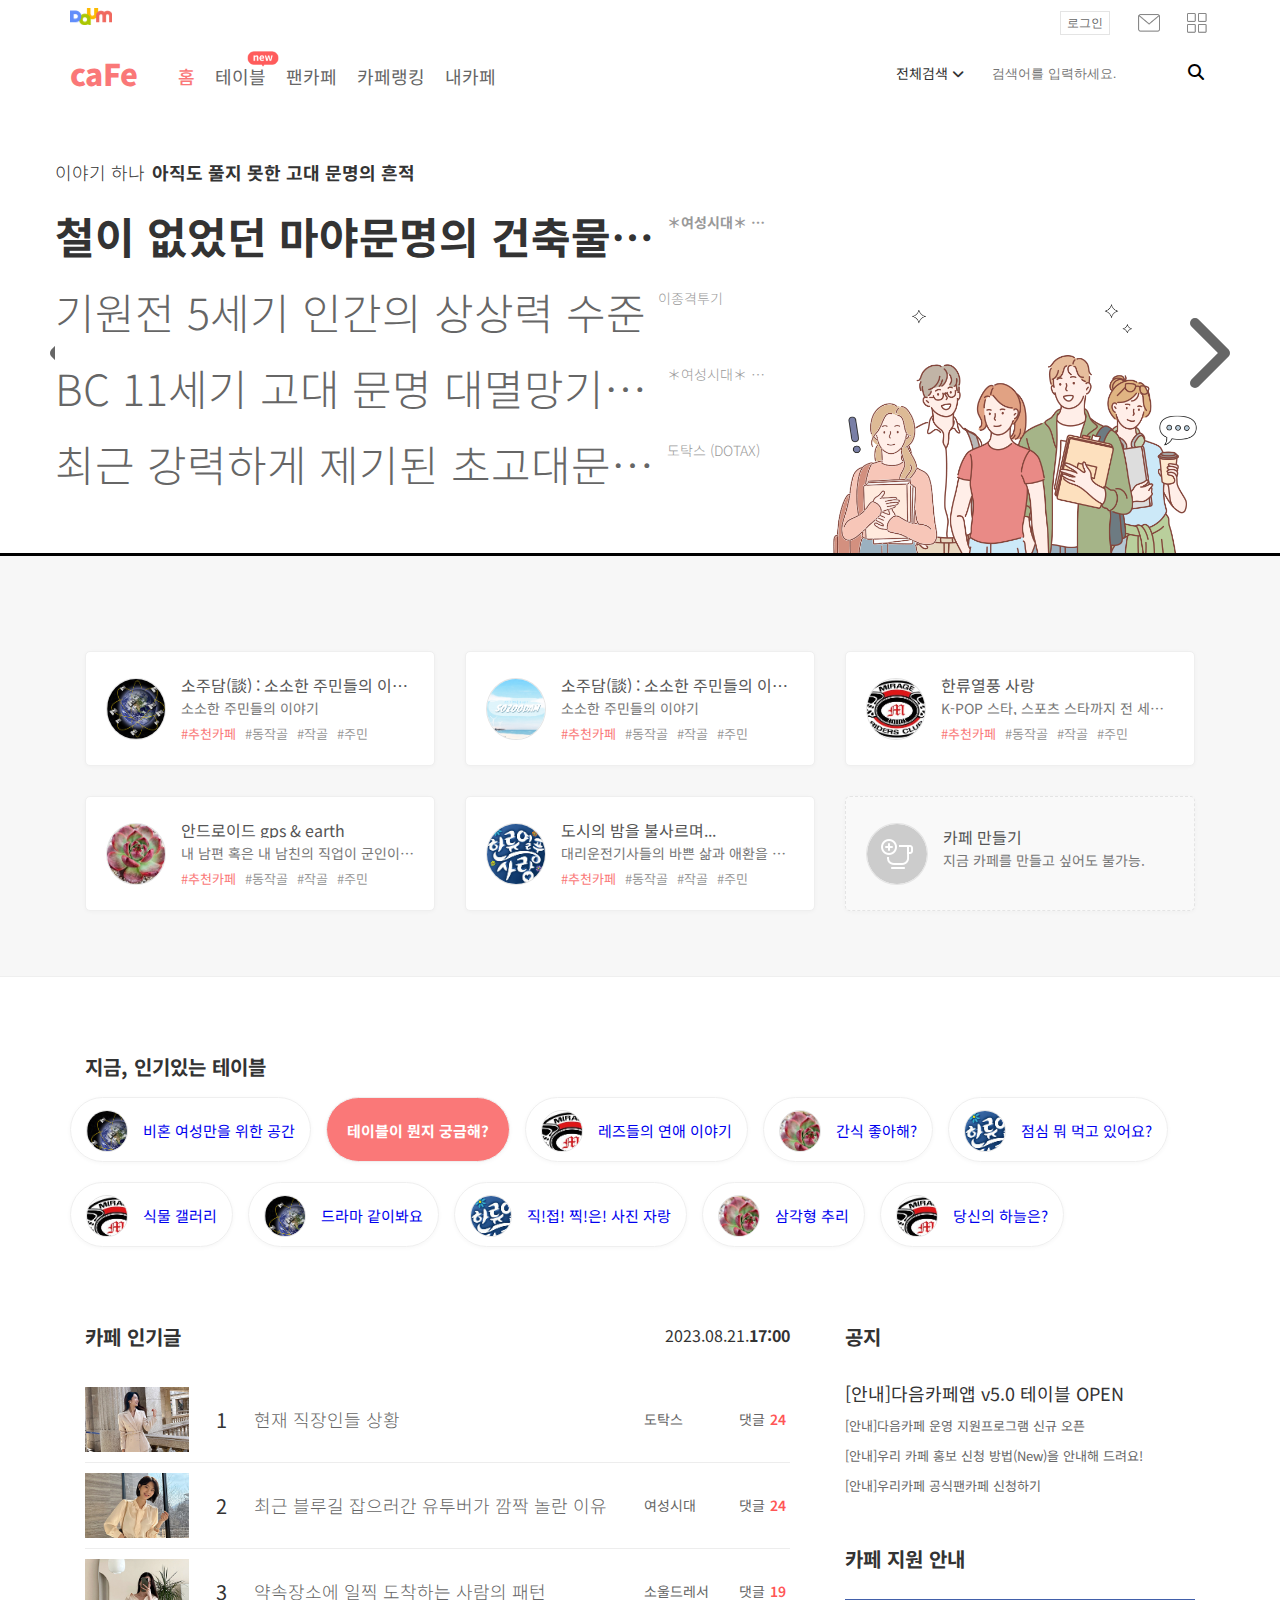
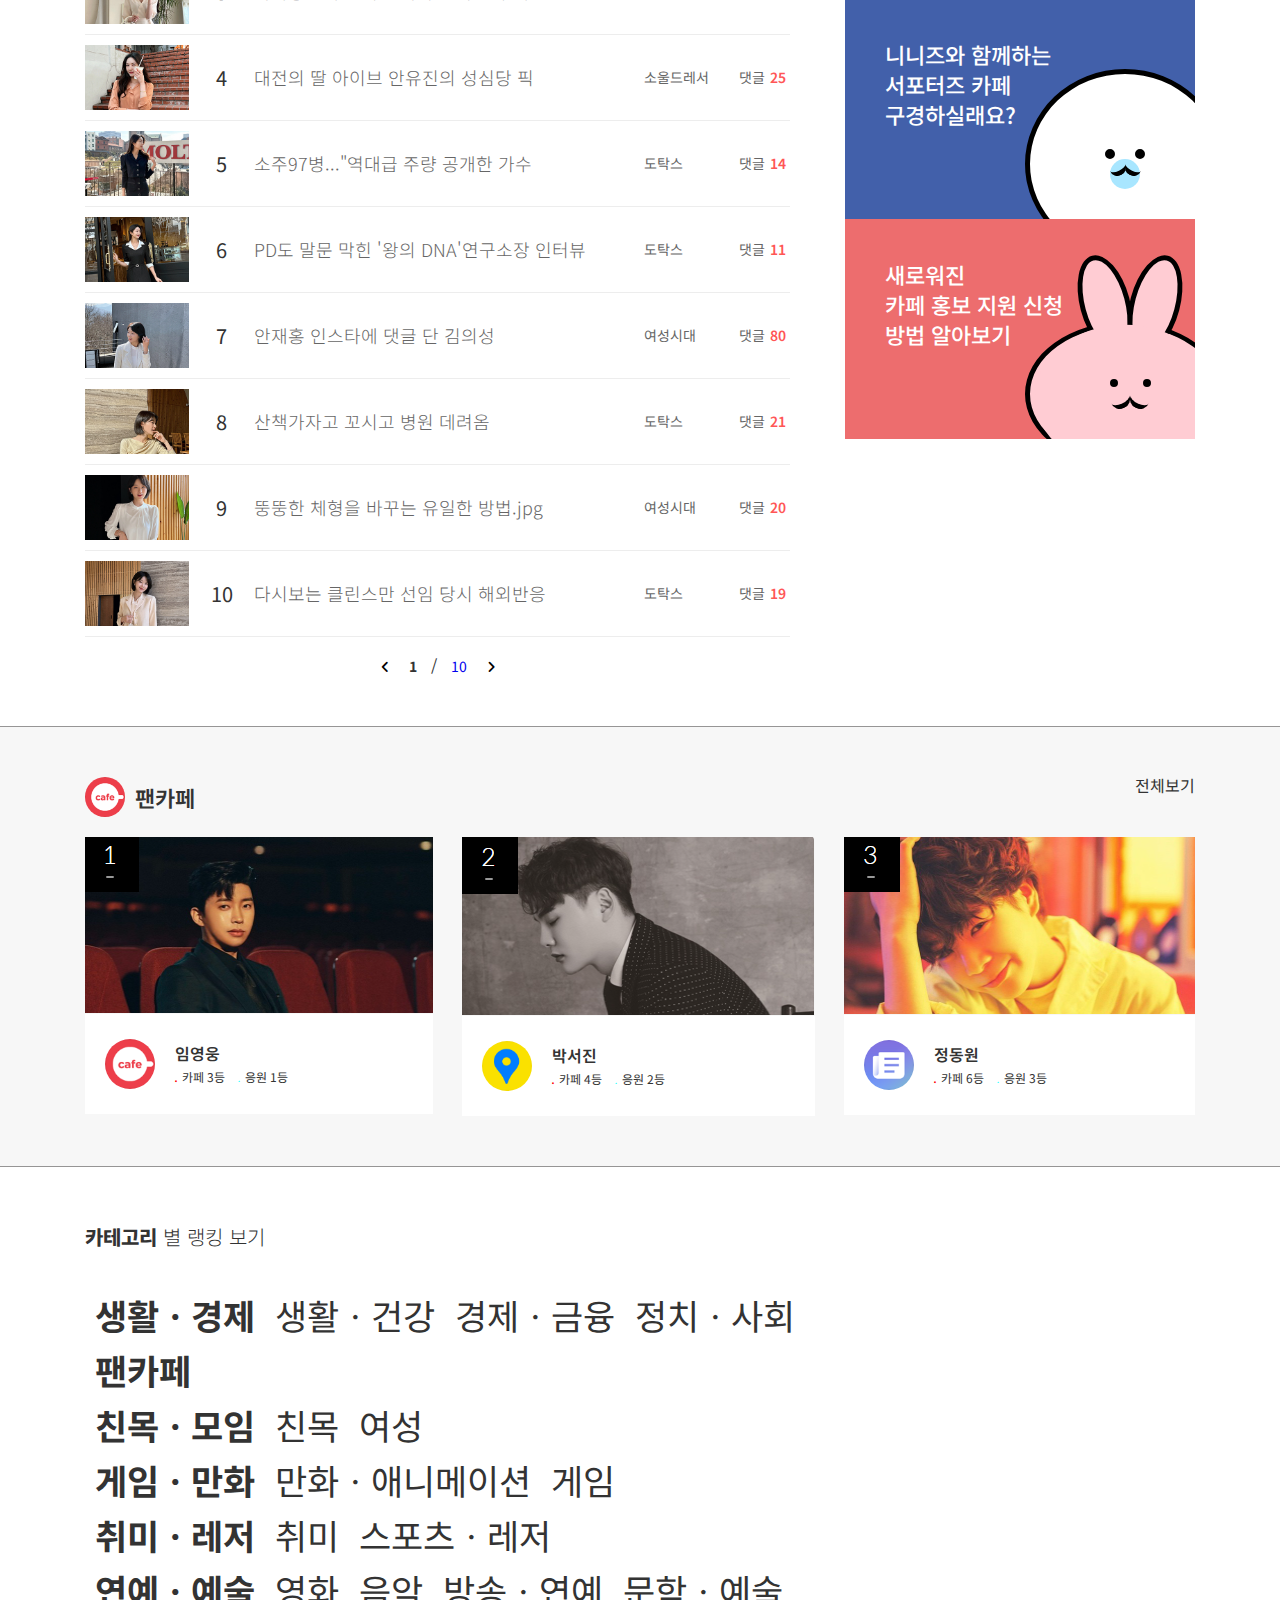
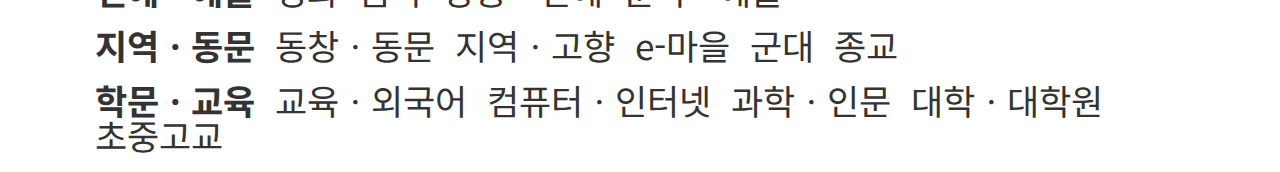
<file: daum/index.html>
<!DOCTYPE html>
<html lang="ko">

<head>
   <meta charset="UTF-8">
   <meta name="viewport" content="width=device-width, initial-scale=1.0">
   <title>Cafe Clone</title>
   <link rel="stylesheet" href="css/style.css">
   <script src="js/jquery.js"></script>
   <script src="js/script.js"></script>
</head>

<body>
   <!-- header 디자인을 완성 하세요. -->
   <header>
      <div class="container nav-top">
         <div class="row justify-content-between">
            <div class="small-logo"><a href="#"></a></div>
            <div class="top-right-nav">
               <button type="button" class="btn-login d-inline-block">로그인</button>
               <a href="#" class="small-email d-inline-block"></a>
               <div class="small-list d-inline-block">
                  <div class="small-navbox">
                     <!-- 말풍선 백그라운드 표시 -->
                     <div class="malpoongsun"></div>

                     <!-- 보더가 1인 외곽선 박스 -->
                     <div class="small-in-navbox">

                        <!-- 상단 아이콘 그룹 크기 가로세로 36 -->
                        <div class="small-top-icon">
                           <div class="d-flex">
                              <div class="col-3">
                                 <a href="#"><img src="images/ic_cafe.png" alt="cafe"></a>
                                 <p class="text-center"><a href="#">카페</a></p>
                              </div>
                              <div class="col-3">
                                 <a href="#"><img src="images/ic_news.png" alt="news"></a>
                                 <p class="text-center"><a href="#">뉴스</a></p>
                              </div>
                              <div class="col-3">
                                 <a href="#"><img src="images/ic_map.png" alt="map"></a>
                                 <p class="text-center"><a href="#">지도</a></p>
                              </div>
                              <div class="col-3">
                                 <a href="#"><img src="images/ic_shopping.png" alt="shopping"></a>
                                 <p class="text-center"><a href="#">쇼핑</a></p>
                              </div>
                           </div>
                        </div><!--/small-top-icon-->
                        <ul class="small-top-list d-flex">
                           <li>
                              <a href="#">블로그</a>
                              <a href="#">티스토리</a>
                              <a href="#">카카오TV</a>
                              <a href="#">브런치</a>
                              <a href="#">게임</a>
                           </li>
                           <li>
                              <a href="#">스포츠</a>
                              <a href="#">연예</a>
                              <a href="#">영화</a>
                              <a href="#">웹툰</a>
                              <a href="#">멜론</a>
                           </li>
                           <li>
                              <a href="#">어학사전</a>
                              <a href="#">번역</a>
                              <a href="#">단어장</a>
                              <a href="#">맞춤법검사</a>
                              <a href="#">백과사전</a>
                           </li>
                           <li>
                              <a href="#">금융</a>
                              <a href="#">부동산</a>
                              <a href="#">자동차</a>
                              <a href="#">메이커스</a>
                              <a href="#">같이가치</a>
                           </li>
                        </ul>
                        <!-- 전체 보기-->
                        <div class="top-right-all text-center">
                           <a href="#">전체보기</a>
                        </div>
                     </div>
                  </div>
               </div>
            </div>
         </div>
      </div>
      <div class="gnb-bar container">
         <a href="#" class="logo">caFe</a>
         <ul class="gnb">
            <li><a href="#" class="active">홈</a></li>
            <li class="table-icon"><a href="#">테이블</a></li>
            <li><a href="#">팬카페</a></li>
            <li><a href="#">카페랭킹</a></li>
            <li><a href="#">내카페</a></li>
         </ul>
         <form name="search" id="search" class="search" method="get">
            <div class="search-select">
               <span>전체검색</span>
               <i class="fa-solid fa-angle-down"></i>
               <ul class="select-value">
                  <li class="active">전체검색</li>
                  <li>통합검색</li>
                  <li>카페검색</li>
                  <li>테이블검색</li>
               </ul>
            </div>
            <input type="text" class="search-form" placeholder="검색어를 입력하세요.">
            <button class="search-btn"><i class="fa-solid fa-magnifying-glass"></i></button>
         </form>
      </div>
   </header>
   <section class="slider" id="main01">
      <div class="container">

         <!-- 루프 -->
         <div class="row flex-direction-column slide-row zindex">

            <h2><span>이야기 하나</span> 아직도 풀지 못한 고대 문명의 흔적</h2>
            <ul class="slider-list">
               <li class="active animate__fadeInUp">
                  <a href="#">
                     <span>철이 없었던 마야문명의 건축물..JPG</span>
                     <span class=sub>＊여성시대＊ 차분한 20대들의 알흠다운 공간</span>
                  </a>
               </li>
               <li class="animate__fadeInUp">
                  <a href="#">
                     <span>기원전 5세기 인간의 상상력 수준</span>
                     <span class=sub>이종격투기</span>
                  </a>
               </li>
               <li class="animate__fadeInUp">
                  <a href="#">
                     <span>BC 11세기 고대 문명 대멸망기의 미스테리</span>
                     <span class=sub>＊여성시대＊ 차분한 20대들의 알흠다운 공간</span>
                  </a>
               </li>
               <li class="animate__fadeInUp">
                  <a href="#">
                     <span>최근 강력하게 제기된 초고대문명 아틀란티스의 유력한 후보지.jpgif</span>
                     <span class=sub>도탁스 (DOTAX)</span>
                  </a>
               </li>
            </ul>
         </div>

         <div class="row flex-direction-column slide-row">

            <h2><span>이야기 둘</span> 세상 재미난 것이 남의 집 구경이지요</h2>
            <ul class="slider-list">
               <li class="active animate__fadeInUp">
                  <a href="#">
                     <span>철이 없었던 마야문명의 건축물..JPG</span>
                     <span class=sub>＊여성시대＊ 차분한 20대들의 알흠다운 공간</span>
                  </a>
               </li>
               <li class="animate__fadeInUp">
                  <a href="#">
                     <span>기원전 5세기 인간의 상상력 수준</span>
                     <span class=sub>이종격투기</span>
                  </a>
               </li>
               <li class="animate__fadeInUp">
                  <a href="#">
                     <span>BC 11세기 고대 문명 대멸망기의 미스테리</span>
                     <span class=sub>＊여성시대＊ 차분한 20대들의 알흠다운 공간</span>
                  </a>
               </li>
               <li class="animate__fadeInUp">
                  <a href="#">
                     <span>최근 강력하게 제기된 초고대문명 아틀란티스의 유력한 후보지.jpgif</span>
                     <span class=sub>도탁스 (DOTAX)</span>
                  </a>
               </li>
            </ul>
         </div>

         <div class="row flex-direction-column slide-row">

            <h2><span>이야기 셋</span> 피부과 시술 받느냐 vs 마느냐</h2>
            <ul class="slider-list">
               <li class="active animate__fadeInUp">
                  <a href="#">
                     <span>철이 없었던 마야문명의 건축물..JPG</span>
                     <span class=sub>＊여성시대＊ 차분한 20대들의 알흠다운 공간</span>
                  </a>
               </li>
               <li class="animate__fadeInUp">
                  <a href="#">
                     <span>기원전 5세기 인간의 상상력 수준</span>
                     <span class=sub>이종격투기</span>
                  </a>
               </li>
               <li class="animate__fadeInUp">
                  <a href="#">
                     <span>BC 11세기 고대 문명 대멸망기의 미스테리</span>
                     <span class=sub>＊여성시대＊ 차분한 20대들의 알흠다운 공간</span>
                  </a>
               </li>
               <li class="animate__fadeInUp">
                  <a href="#">
                     <span>최근 강력하게 제기된 초고대문명 아틀란티스의 유력한 후보지.jpgif</span>
                     <span class=sub>도탁스 (DOTAX)</span>
                  </a>
               </li>
            </ul>
         </div>

         <div class="row flex-direction-column slide-row">

            <h2><span>이야기 넷</span> 이건 세상에서 제일 비싼 단독 공연</h2>
            <ul class="slider-list">
               <li class="active animate__fadeInUp">
                  <a href="#">
                     <span>철이 없었던 마야문명의 건축물..JPG</span>
                     <span class=sub>＊여성시대＊ 차분한 20대들의 알흠다운 공간</span>
                  </a>
               </li>
               <li class="animate__fadeInUp">
                  <a href="#">
                     <span>기원전 5세기 인간의 상상력 수준</span>
                     <span class=sub>이종격투기</span>
                  </a>
               </li>
               <li class="animate__fadeInUp">
                  <a href="#">
                     <span>BC 11세기 고대 문명 대멸망기의 미스테리</span>
                     <span class=sub>＊여성시대＊ 차분한 20대들의 알흠다운 공간</span>
                  </a>
               </li>
               <li class="animate__fadeInUp">
                  <a href="#">
                     <span>최근 강력하게 제기된 초고대문명 아틀란티스의 유력한 후보지.jpgif</span>
                     <span class=sub>도탁스 (DOTAX)</span>
                  </a>
               </li>
            </ul>
         </div>

         <div class="row flex-direction-column slide-row">

            <h2><span>이야기 다섯</span> 효도가 가장 쉬웠어요.jpg</h2>
            <ul class="slider-list">
               <li class="active animate__fadeInUp">
                  <a href="#">
                     <span>철이 없었던 마야문명의 건축물..JPG</span>
                     <span class=sub>＊여성시대＊ 차분한 20대들의 알흠다운 공간</span>
                  </a>
               </li>
               <li class="animate__fadeInUp">
                  <a href="#">
                     <span>기원전 5세기 인간의 상상력 수준</span>
                     <span class=sub>이종격투기</span>
                  </a>
               </li>
               <li class="animate__fadeInUp">
                  <a href="#">
                     <span>BC 11세기 고대 문명 대멸망기의 미스테리</span>
                     <span class=sub>＊여성시대＊ 차분한 20대들의 알흠다운 공간</span>
                  </a>
               </li>
               <li class="animate__fadeInUp">
                  <a href="#">
                     <span>최근 강력하게 제기된 초고대문명 아틀란티스의 유력한 후보지.jpgif</span>
                     <span class=sub>도탁스 (DOTAX)</span>
                  </a>
               </li>
            </ul>
         </div>
         <!-- /루프-->

      </div>
      <a href="#" class="slide-btn slide-left"><i class="fa-solid fa-chevron-left"></i></a>
      <a href="#" class="slide-btn slide-right"><i class="fa-solid fa-chevron-right"></i></a>
   </section>
   <section class="best-cafe" id="main02">
      <div class="container">
         <div class="row">
            <div class="col-md-4 my-15">
               <a href="#" target="_blank" class="best-cafe-link">
                  <div class="best-cafe-box">
                     <div class="thumb-img">
                        <img src="images/th-best01.jpg" alt="소주담" />
                     </div>
                     <div class="best-cafe-info">
                        <h3>소주담(談) : 소소한 주민들의 이야기</h3>
                        <p>소소한 주민들의 이야기</p>
                        <div class="tag">
                           <span>추천카페</span>
                           <span>동작골</span>
                           <span>작골</span>
                           <span>주민</span>
                        </div>
                     </div>
                  </div>
               </a>
            </div>
            <div class="col-md-4 my-15">
               <a href="#" target="_blank" class="best-cafe-link">
                  <div class="best-cafe-box">
                     <div class="thumb-img">
                        <img src="images/th-best05.png" alt="소주담" />
                     </div>
                     <div class="best-cafe-info">
                        <h3>소주담(談) : 소소한 주민들의 이야기</h3>
                        <p>소소한 주민들의 이야기</p>
                        <div class="tag">
                           <span>추천카페</span>
                           <span>동작골</span>
                           <span>작골</span>
                           <span>주민</span>
                        </div>
                     </div>
                  </div>
               </a>
            </div>
            <div class="col-md-4 my-15">
               <a href="#" target="_blank" class="best-cafe-link">
                  <div class="best-cafe-box">
                     <div class="thumb-img">
                        <img src="images/th-best02.jpg" alt="소주담" />
                     </div>
                     <div class="best-cafe-info">
                        <h3>한류열풍 사랑</h3>
                        <p>K-POP 스타, 스포츠 스타까지 전 세계에 한국의 위상을 알리는 사람들의 모임</p>
                        <div class="tag">
                           <span>추천카페</span>
                           <span>동작골</span>
                           <span>작골</span>
                           <span>주민</span>
                        </div>
                     </div>
                  </div>
               </a>
            </div>
            <div class="col-md-4 my-15">
               <a href="#" target="_blank" class="best-cafe-link">
                  <div class="best-cafe-box">
                     <div class="thumb-img">
                        <img src="images/th-best03.jpg" alt="소주담" />
                     </div>
                     <div class="best-cafe-info">
                        <h3>안드로이드 gps & earth</h3>
                        <p>내 남편 혹은 내 남친의 직업이 군인이세요? (여성..</p>
                        <div class="tag">
                           <span>추천카페</span>
                           <span>동작골</span>
                           <span>작골</span>
                           <span>주민</span>
                        </div>
                     </div>
                  </div>
               </a>
            </div>
            <div class="col-md-4 my-15">
               <a href="#" target="_blank" class="best-cafe-link">
                  <div class="best-cafe-box">
                     <div class="thumb-img">
                        <img src="images/th-best04.jpg" alt="소주담" />
                     </div>
                     <div class="best-cafe-info">
                        <h3>도시의 밤을 불사르며...</h3>
                        <p>대리운전기사들의 바쁜 삶과 애환을 잠시 풀어놓을 수 있는 공간</p>
                        <div class="tag">
                           <span>추천카페</span>
                           <span>동작골</span>
                           <span>작골</span>
                           <span>주민</span>
                        </div>
                     </div>
                  </div>
               </a>
            </div>
            <div class="col-md-4 my-15">
               <a href="#" target="_blank" class="best-cafe-add">
                  <div class="best-cafe-box">
                     <div class="thumb-img">
                        <img src="images/favorite_defalut.png" alt="소주담" />
                     </div>
                     <div class="best-cafe-info">
                        <h3>카페 만들기</h3>
                        <p>지금 카페를 만들고 싶어도 불가능.</p>
                     </div>
                  </div>
               </a>
            </div>
         </div>
      </div>
   </section>

   <section class="best-table container" id="main03">
      <h2>지금, 인기있는 테이블</h2>
      <ul class="row list-table">
         <li>
            <a href="#">
               <div class="d-flex align-items-center">
                  <div class="thumb-img">
                     <img src="images/th-best01.jpg" alt="table01" />
                  </div>
                  <p class="table-text">
                     비혼 여성만을 위한 공간
                  </p>
               </div>
            </a>
         </li>
         <li class="question">
            <a href="#">
               <p class="table-text">테이블이 뭔지 궁금해?</p>
            </a>
         </li>
         <li>
            <a href="#">
               <div class="d-flex align-items-center">
                  <div class="thumb-img">
                     <img src="images/th-best02.jpg" alt="table01" />
                  </div>
                  <p class="table-text">
                     레즈들의 연애 이야기
                  </p>
               </div>
            </a>
         </li>
         <li>
            <a href="#">
               <div class="d-flex align-items-center">
                  <div class="thumb-img">
                     <img src="images/th-best03.jpg" alt="table01" />
                  </div>
                  <p class="table-text">
                     간식 좋아해?
                  </p>
               </div>
            </a>
         </li>
         <li>
            <a href="#">
               <div class="d-flex align-items-center">
                  <div class="thumb-img">
                     <img src="images/th-best04.jpg" alt="table01" />
                  </div>
                  <p class="table-text">
                     점심 뭐 먹고 있어요?
                  </p>
               </div>
            </a>
         </li>
         <li>
            <a href="#">
               <div class="d-flex align-items-center">
                  <div class="thumb-img">
                     <img src="images/th-best02.jpg" alt="table01" />
                  </div>
                  <p class="table-text">
                     식물 갤러리
                  </p>
               </div>
            </a>
         </li>
         <li>
            <a href="#">
               <div class="d-flex align-items-center">
                  <div class="thumb-img">
                     <img src="images/th-best01.jpg" alt="table01" />
                  </div>
                  <p class="table-text">
                     드라마 같이봐요
                  </p>
               </div>
            </a>
         </li>
         <li>
            <a href="#">
               <div class="d-flex align-items-center">
                  <div class="thumb-img">
                     <img src="images/th-best04.jpg" alt="table01" />
                  </div>
                  <p class="table-text">
                     직!접! 찍!은! 사진 자랑
                  </p>
               </div>
            </a>
         </li>
         <li>
            <a href="#">
               <div class="d-flex align-items-center">
                  <div class="thumb-img">
                     <img src="images/th-best03.jpg" alt="table01" />
                  </div>
                  <p class="table-text">
                     삼각형 추리
                  </p>
               </div>
            </a>
         </li>
         <li>
            <a href="#">
               <div class="d-flex align-items-center">
                  <div class="thumb-img">
                     <img src="images/th-best02.jpg" alt="table01" />
                  </div>
                  <p class="table-text">
                     당신의 하늘은?
                  </p>
               </div>
            </a>
         </li>
      </ul>
   </section>
   <section class="pop-cafe container" id="main04">
      <div class="row">
         <div class="col-md-8 pe40">
            <h2>카페 인기글</h2>
            <div class="ndate">2023.08.21.<span>17:00</span></div>
            <ul class="pop-list">
               <li>
                  <a href="#">
                     <div class="d-flex">
                        <div class="img-thumb">
                           <img src="images/list/001.jpg" alt="001" />
                        </div>
                        <p class="pop-num">1</p>
                        <p class="pop-text">넷플릭스가 ㄹㅇ 계륵인 이유 ㅋㅋㅋ</p>
                        <p class="pop-cafe-list">* 여성시대 * 차분한 20대들의 알흠다운 공간</p>
                        <span class="pop-comment">48</span>
                     </div>
                  </a>
               </li>
            </ul>
            <div class="paging">
               <!-- <a href="#" class="prev"><i class="fa-solid fa-angle-left"></i></a>
               <a href="#" class="active">1</a>
               <span>/</span>
               <a href="#">10</a>
               <a href="#" class="last"><i class="fa-solid fa-angle-right"></i></a> -->
               <button class="prev"><i class="fa-solid fa-angle-left"></i></button>
               <a href="#" class="active">1</a>
               <span>/</span>
               <a href="#">10</a>
               <button class="last"><i class="fa-solid fa-angle-right"></i></button>
            </div>
         </div>
         <div class="col-md-4">
            <h2 class="notice-h2">공지</h2>
            <ul class="notice">
               <li><a href="#"><span>[안내]</span>다음카페앱 v5.0 테이블 OPEN</a></li>
               <li><a href="#"><span>[안내]</span>다음카페 운영 지원프로그램 신규 오픈</a></li>
               <li><a href="#"><span>[안내]</span>우리 카페 홍보 신청 방법(New)을 안내해 드려요!</a></li>
               <li><a href="#"><span>[안내]</span>우리카페 공식팬카페 신청하기</a></li>
            </ul>
            <h2 class="notice-h2">카페 지원 안내</h2>
            <div class="evbox">
               <p>니니즈와 함께하는<br>서포터즈 카페<br>구경하실래요?</p>
               <div class="face"></div>
               <div class="left-eye"></div>
               <div class="right-eye"></div>
               <div class="mouse-round"></div>
               <div class="mouse1"></div>
               <div class="mouse2"></div>
            </div>
            <div class="evbox2">
               <p>새로워진<br>카페 홍보 지원 신청<br>방법 알아보기</p>
               <div class="face-color"></div>
               <div class="face"></div>
               <div class="left-ear"></div>
               <div class="right-ear"></div>
               <div class="left-eye"></div>
               <div class="right-eye"></div>
               <div class="mouse1"></div>
               <div class="mouse2"></div>
            </div>
         </div>
      </div>
   </section>
   <section class="fan-cafe" id="main05">
      <div class="container">
         <div class="fan-cafe-top d-flex justify-content-between">
            <div class="fan-cafe-title d-flex align-items-center">
               <img src="images/ic_cafe.png" alt="img">
               <p>팬카페</p>
            </div>
            <div class="fan-cafe-viewall">
               <p>전체보기</p>
            </div>
         </div>
         <div class="fan-cafe-content d-flex justify-content-between">
            <div class="first-content">
               <img src="images/fancafecontent1.PNG" alt="">
               <div class="person d-flex align-items-center">
                  <img src="images/ic_cafe.png" alt="img">
                  <div>
                     <p class="name">임영웅</p>
                     <p class="rank"><span class="red-rec">■</span>카페 3등 <span class="yellow-star">★</span>응원 1등</p>
                  </div>
               </div>
            </div>
            <div class="twice-content">
               <img src="images/fancafecontent2.PNG" alt="">
               <div class="person d-flex align-items-center">
                  <img src="images/ic_map.png" alt="img">
                  <div>
                     <p class="name">박서진</p>
                     <p class="rank"><span class="red-rec">■</span>카페 4등 <span class="yellow-star">★</span>응원 2등</p>
                  </div>
               </div>
            </div>
            <div class="third-content">
               <img src="images/fancafecontent3.PNG" alt="">
               <div class="person d-flex align-items-center">
                  <img src="images/ic_news.png" alt="img">
                  <div>
                     <p class="name">정동원</p>
                     <p class="rank"><span class="red-rec">■</span>카페 6등 <span class="yellow-star">★</span>응원 3등</p>
                  </div>
               </div>
            </div>
         </div>
      </div>
   </section>
   <section class="category">
      <div class="container">
         <div class="category-title">
            <p><span>카테고리</span> 별 랭킹 보기</p>
         </div>
         <div class="category-content">
            <div class="category-1 d-flex">
               <p class="point">생활ㆍ경제</p>
               <p>생활ㆍ건강</p>
               <p>경제ㆍ금융</p>
               <p>정치ㆍ사회</p>
            </div>
            <div class="category-2 d-flex">
               <p class="point">팬카페</p>
            </div>
            <div class="category-3 d-flex">
               <p class="point">친목ㆍ모임</p>
               <p>친목</p>
               <p>여성</p>
            </div>
            <div class="category-4 d-flex">
               <p class="point">게임ㆍ만화</p>
               <p>만화ㆍ애니메이션</p>
               <p>게임</p>
            </div>
            <div class="category-5 d-flex">
               <p class="point">취미ㆍ레저</p>
               <p>취미</p>
               <p>스포츠ㆍ레저</p>

            </div>
            <div class="category-6 d-flex">
               <p class="point">연예ㆍ예술</p>
               <p>영화</p>
               <p>음악</p>
               <p>방송ㆍ연예</p>
               <p>문학ㆍ예술</p>
            </div>
            <div class="category-7 d-flex">
               <p class="point">지역ㆍ동문</p>
               <p>동창ㆍ동문</p>
               <p>지역ㆍ고향</p>
               <p>e-마을</p>
               <p>군대</p>
               <p>종교</p>

            </div>
            <div class="category-8 d-flex flex-wrap-wrap">
               <p class="point">학문ㆍ교육</p>
               <p>교육ㆍ외국어</p>
               <p>컴퓨터ㆍ인터넷</p>
               <p>과학ㆍ인문</p>
               <p>대학ㆍ대학원</p>
               <p>초중고교</p>
            </div>
            
         </div>
      </div>
   </section>
</body>

</html>
</file>
<file: daum/css/style.css>
@import url('https://fonts.googleapis.com/css2?family=Noto+Sans+KR:wght@100;300;400;500;700;900&display=swap');
@import url('https://cdnjs.cloudflare.com/ajax/libs/font-awesome/6.4.2/css/all.min.css');
@import url('reset.css');
@import url('bootstrap-grid.min.css');
@import url('animate.min.css');
*{box-sizing:border-box;}
body{
    font-family: 'Noto Sans KR', sans-serif;
    color:#333;
    font-size:16px;
}
a,a:link{
    text-decoration:none;
}
.text-center{
    text-align:center;
}
.flex-wrap-wrap{
    flex-wrap:wrap;
}
.flex-direction-column{
    flex-direction:column;
}
.flex-direction-row{
    flex-direction:row;
}
.justify-content-between{
    justify-content:space-between;
}
.align-items-center{
    align-items:center;
}
.d-block{
    display:block;
}
.d-inline-block{
    display:inline-block;
}

.my-15{
    margin-top:15px;
    margin-bottom:15px;
}

/*** header *****/
header{
    padding-top: 8px;
}
.small-logo>a{
    display:inline-block;
    width:42px;
    height:17px;
    background: url(../images/minidaum_v5.png) no-repeat left top;
    background-size:290%;
}
.btn-login{
    width:50px;
    height:24px;
    border:1px solid #e4e4e4;
    font-size:12px;
    line-height:12px;
    color:#666;
    background:#fff;
    cursor:pointer;
    outline:none;
}
.top-right-nav{
    width:150px;
    height:30px;
    display:flex;
    justify-content: space-between;
    align-items: center;
}
.small-email{
    width:24px;
    height:24px;
    background: url(../images/minidaum_v5.png) no-repeat left -23px;
    background-size:545%;   
}
.small-list{
    width:24px;
    height:26px;
    background: url(../images/minidaum_v5.png) no-repeat -35px -22px;
    background-size:545%;   
    position:relative;
    cursor:pointer;
}
.small-navbox{
    position:absolute;
    top:28px;
    right:0;
    z-index:100;
    display:none;
}
.malpoongsun{
    position:absolute;
    top:0;
    right:2px;
    width:25px;
    height:25px;
    z-index:2;
    background:url(../images/minidaum_v5.png) no-repeat -70px -90px;
    background-size:600%; 
}
.small-in-navbox{
    margin-top:16px;
    border:1px solid #cdcdcd;
    background-color:#fff;
}
.small-top-icon{
    padding:18px;
    border-bottom:1px solid #e4e4e4;
}
.small-top-icon .col-3{
    padding-left:20px;
    padding-right:20px;
}
.small-top-icon img{
    width:36px;
    height:36px;
}
.small-top-icon p{
    margin-top:10px;
    font-size:13px;
}
.small-top-icon a{
    font-weight:600;
    text-decoration: none;
}
.small-top-icon a:hover{
    text-decoration:underline;
}
.small-top-list{
    padding:20px 30px;
    font-size:12px;
}
.small-top-list li{
    width:25%;
    border-right:1px solid #e4e4e4;
}
.small-top-list li:last-child{
    border:none;
}
.small-top-list a{
    display:block;
    text-decoration:none;
    line-height:25px;
    padding-left:10px;
    font-weight:300;
}
.small-top-list a:hover{
    text-decoration:underline;
}
.top-right-all{
    padding:15px;
    background-color:#f2f2f2;
    border-top:1px solid #e4e4e4;
    font-size:13px;
}
.top-right-all a{
    text-decoration:none;
}
.top-right-all a:hover{
    text-decoration:underline;
}
.gnb-bar{
    margin-top:20px;
}
.gnb-bar::after{
    content:"";
    display:table;
    clear:both;
}
.logo,.gnb{
    float:left;
}
.logo{
    margin-left:-15px;
    font-size:30px;
    text-decoration:none;
    color:rgb(250, 120, 120);
    font-weight:900;
}
.gnb{
    margin:0;
    padding:0;
    list-style-type:none;
    margin-left:40px;
    display:flex;
    height:35px;
    align-items:center;
}
.gnb a{
    color:#666;
    text-decoration: none;
    font-size:18px;
    margin-right:20px;
}
.gnb a:hover, .gnb a.active{
   color: rgb(250, 120, 120);
   font-weight:500;
}
.table-icon{
    position:relative;
}
.table-icon::after{
    content:"";
    width:32px;
    height:16px;
    top: -16px;
    right: 7px;
    position:absolute;
    background:url(../images/ico_gnb_table.gif) no-repeat;
    background-size: 32px 16px;
}
#search{
    float:right;
}
.search{
    display:flex;
    align-items:center;
    height:30px;
    margin-right:-15px;
}
.search-select{
    margin-right:20px;
    position:relative;
    font-size:14px;
    cursor:pointer;
}
.select-value{
    position:absolute;
    border:1px solid #666;
    width:130%;
    top:25px;
    right:0;
    display:none;
    background:#fff;
    z-index:99;
}
.select-value li{
    padding:10px;
    cursor:pointer;
    font-size:14px;
}
.select-value li:hover{
    background-color:rgb(252, 235, 235);
    text-decoration: underline;
    font-weight:500;
}
.select-value li.active{
    color:rgb(250, 120, 120);
    font-weight:500;
}
input.search-form{
    border:none;
    padding:8px;
    border-radius:5px;
}
input.search-form:focus{
    border:2px solid #333;
}
.search-btn{
    border:none;
    outline:none;
    background:transparent;
    font-size:16px;
    margin-left:5px;
    cursor:pointer;
    text-align:right;
}

/*** section main01 ***/
.slider{
    position:relative;
}
.slider .container{
    padding-top:50px;
    padding-bottom:80px;
    background:url(../images/bnG_e01_01.png) no-repeat right bottom;
    background-size:400px 255px;
    position:relative;
    height:460px;
}

.slider h2{
    font-size:18px;
    font-weight:700;
}
.slider h2>span{
    font-weight:300;
    margin-right:2px;
}
.slide-row{
    top:70px;
    left:0px;
    position:absolute;
    background:#fff;
}
.slider-list{
    margin-top:10px;
}
.zindex{
    z-index:2;
}
.slider-list a{
    text-decoration:none;
    font-size:43px;
    line-height:63px;
    color:#666;
    font-weight:300;
}
.slider-list a span:first-child{
    display:inline-block;
    max-width:600px;
    white-space:nowrap;
    overflow:hidden;
    text-overflow:ellipsis;
    vertical-align:text-top;  
}
.slider-list .sub{
    font-size:14px;
    color:#999;
    display:inline-block;
    width:100px;
    white-space:nowrap;
    overflow:hidden;
    text-overflow:ellipsis;  

}
.slider-list a:hover,
.slider-list li.active a{
    font-weight:700;
    color:#333;
}
.slide-btn{
    position:absolute;
    top:220px;
}
.slide-btn.slide-left{
    left:50px;
}
.slide-btn.slide-right{
    right:50px;
}
.slide-btn i{
    font-size:80px;
    color:#666;
}
/*** section main02 ***/
.best-cafe{
    border-top:3px solid #000;
    border-bottom:1px solid #efefef;
    background:#f7f7f7;
    padding-top:80px;
    padding-bottom:50px;
}
.best-cafe-link{
    display:block;
    height:115px;
    background:#fff;
    border:1px solid #efefef;
    border-radius:5px;
    box-shadow:0 1px 4px rgba(0,0,0,.03);
    padding:15px 20px;
}
.best-cafe-link:hover{
    box-shadow:0 1px 4px rgba(0,0,0,.05),
               0 0 10px rgba(0,0,0,0.2);
}
.best-cafe-box{
    display:flex;
    align-items:center;
    justify-content:space-between;
    height:100%;
    width:100%;
}
.thumb-img{
    border-radius:50%;
    overflow:hidden;
    width:60px;
    height:60px;
    border:1px solid #e4e4e4;
    box-sizing:content-box;
}
.thumb-img img{
    width:60px;
    height:60px;
    object-fit: cover;
}
.best-cafe-info{
    padding-left:15px;
    width:calc(100% - 60px);
}
.best-cafe-info h3{
    white-space: nowrap;
    overflow: hidden;
    text-overflow:ellipsis;
    font-size:16px;
    font-weight:400;
    color:#555;
    margin-bottom:8px;
}
.best-cafe-info p{
    text-decoration: none;
    font-size:14px;
    color:#777;
    margin-bottom:12px;
    white-space: nowrap;
    overflow: hidden;
    text-overflow:ellipsis;
}
.tag{
    font-size:13px;
    color:#999;
}
.tag span{
    margin-right:5px;
}
.tag span:first-child{
    color:rgb(250, 120, 120);
}
.tag span::before{
    content:"#";
}
.best-cafe-add{
    border: 1px dashed #e4e4e4;
    display:block;
    height:115px;
    background:#f9f9f9;
    border-radius:5px;
    box-shadow:0 1px 4px rgba(0,0,0,.03);
    padding:15px 20px;
}
.best-cafe-add:hover{
    background:#fefefe;
}

/*** main03 ***/
.best-table{
   padding-top:80px;
   padding-bottom:80px;
}
.best-table h2{
    font-size: 20px;
}
.list-table li{
   margin:20px 15px 0 0;
   border:1px solid #efefef;
   border-radius:60px;
   height:65px;
   box-shadow: 0px 1px 4px 0 rgba(0,0,0,0.04);
}
.list-table li a{
    display:block;
    overflow:hidden;
    padding-left:15px;
    padding-right:15px;
}
.list-table .thumb-img{
    width:40px;
    height:40px;
}
.table-text{
    line-height:65px;
    font-size:15px;
    overflow:hidden;
    padding-left:15px;
}
.question{
   background-color:rgb(250, 120, 120);
   font-weight:700;
}
.question .table-text{
   color:#fff;
   padding-left:5px;
   padding-right:5px;
}

/** main04 **/
.pop-cafe h2{
    font-size:20px;
    margin-bottom:30px;
    width:50%;
    float:left;
}
.pe40{
    padding-right:40px;
}
.ndate{
    float:right;
}
.ndate span{
    font-weight:700;
}
.pop-list{
    margin-top:50px;
}
.pop-list li{
    border-bottom:1px solid #ededed;
}
.pop-list a{
    display:block;
    padding-top:10px;
    padding-bottom:10px;
}
.pop-list a:hover{
    background-color:#ededed;
}
.pop-list a>div{
    width:100%;
}
.img-thumb{
    width:104px;
    height:65px;
}
.img-thumb img{
    width:104px;
    height:65px;
    object-fit: cover;
    object-position:center top;
}
.pop-list p{
    line-height:65px;
}
.pop-num{
    font-size:20px;
    width:65px;
    text-align:center;
    color:#333;
}
.pop-text{
    color:#666;
    font-size:18px;
    font-weight:300;
    width:390px;
    padding-right:30px;
    overflow: hidden;
    white-space: nowrap;
}
.pop-cafe-list{
    color:#666;
    font-size:14px;
    width:95px;
    white-space:nowrap;
    overflow:hidden;
    text-overflow:ellipsis;
    padding-right:20px;
}
.pop-comment{
    color:#ff5656;
    font-weight:600;
    font-size:14px;
    line-height:65px;
}
.pop-comment::before{
    content:"댓글";
    padding-right:5px;
    color:#666;
    font-weight:400;
}
.paging{
    padding-top:20px;
    padding-bottom:50px;
    text-align:center;
}
.paging a{
    margin:10px;
    font-size:14px;
}
.paging a.active{
    font-weight:700;
    color:#333;
}
.paging button{
    background: none;
    border: none;
    cursor: pointer;
}
.pop-cafe h2.notice-h2{
    float:none;
}
ul.notice{
    margin-bottom:50px;
}
.notice li{
    white-space: nowrap;
    overflow:hidden;
    text-overflow:ellipsis;
    padding-top:7px;
    padding-bottom:7px;
}
.notice li:first-child a{
    font-size:18px;
    color:#333;
}
.notice li a{
    font-size:13px;
    color:#666;
}
.evbox{
    background:#4260aa;
    height:220px;
    width:100%;
    position:relative;
    overflow:hidden;
}
.evbox p{
   position:absolute;
   font-size:22px;
   color:#fff;
   font-weight:500;
   line-height:30px;
   top:40px;
   left:40px;
   z-index:2;
}
.evbox>.face{
    position:absolute;
    width:200px;
    height:190px;
    border-radius:50%;
    border:5px solid #000;
    background:#fff;
    z-index:1;
    left:180px;
    top:70px;
}

.evbox>.left-eye{
    position:absolute;
    width:10px;
    height:10px;
    border-radius:50%;
    border:5px solid #000;
    /* background:#fff; */
    z-index:2;
    left:260px;
    top:150px;
}

.evbox>.right-eye{
    position:absolute;
    width:10px;
    height:10px;
    border-radius:50%;
    border:5px solid #000;
    /* background:#fff; */
    z-index:2;
    left:290px;
    top:150px;
}

.evbox>.mouse-round{
    position:absolute;
    width:30px;
    height:30px;
    border-radius:50%;
    /* border:5px solid #000; */
    background: #a8e6ff;
    z-index:2;
    left:265px;
    top:160px;
}

.evbox>.mouse1{
    position:absolute;
    width:17px;
    height:17px;
    border-bottom:5px solid #000;
    border-radius: 50%;
    z-index:4;
    left:264px;
    top:160px;
    transform: rotate(-25deg);
}
.evbox>.mouse2{
    position:absolute;
    width:17px;
    height:17px;
    border-bottom:5px solid #000;
    border-radius: 50%;
    z-index:4;
    left:280px;
    top:160px;
    transform: rotate(25deg);
}

.evbox>.mouse1>p, .mouse2>p{
    color: black;
    font-weight: 900;
    font-size: 20px;
}

/* rabbit */
.evbox2{
    background: #ed6d6e;
    height:220px;
    width:100%;
    position:relative;
    overflow:hidden;
}
.evbox2 p{
   position:absolute;
   font-size:22px;
   color:#fff;
   font-weight:500;
   line-height:30px;
   top:40px;
   left:40px;
   z-index:2;
}
.evbox2>.face{
    position:absolute;
    width:200px;
    height:170px;
    border-radius:50%;
    border:5px solid #000;
    background:#fff;
    z-index:0;
    left:180px;
    top:90px;
    background-color: #ffccd3;
    transform: scaleY(0.85);
}

.evbox2>.face-color{
    position:absolute;
    width:180px;
    height:170px;
    border-radius:50%;
    background:#fff;
    z-index:1;
    left:190px;
    top:93px;
    background-color: #ffccd3;
    transform: scaleY(0.85);

}

.evbox2>.left-ear{
    position:absolute;
    width:50px;
    height:100px;
    border-radius:50%;
    border:5px solid #000;
    background:#fff;
    z-index:0;
    left:235px;
    top:35px;
    background-color: #ffccd3;
    transform: rotate(-15deg);
}

.evbox2>.right-ear{
    position:absolute;
    width:50px;
    height:100px;
    border-radius:50%;
    
    border:5px solid #000;
    background:#fff;
    z-index:0;
    left:285px;
    top:35px;
    background-color: #ffccd3;
    transform: rotate(15deg);
}


.evbox2>.left-eye{
    position:absolute;
    width:3px;
    height:3px;
    border-radius:50%;
    border:4px solid #000;
    /* background:#fff; */
    z-index:4;
    left:265px;
    top:160px;
}

.evbox2>.right-eye{
    position:absolute;
    width:3px;
    height:3px;
    border-radius:50%;
    border:4px solid #000;
    /* background:#fff; */
    z-index:4;
    left:298px;
    top:160px;
}

.evbox2>.mouse1{
    position:absolute;
    width:20px;
    height:20px;
    border-bottom:5px solid #000;
    border-radius: 50%;
    z-index:4;
    left:265px;
    top:170px;
    transform: rotate(-25deg);
}
.evbox2>.mouse2{
    position:absolute;
    width:20px;
    height:20px;
    border-bottom:5px solid #000;
    /* border-bottom-left-radius: 45%; */
    border-radius: 50%;
    z-index:4;
    left:285px;
    top:170px;
    transform: rotate(25deg);
}
/* 
    나니즈 색상
        #4260aa
        #a8e6ff

    토끼 색상
        #ed6d6e
        #ffccd3
*/


/* 팬카페 */
.fan-cafe{
    background-color: #f7f7f7;
    padding-bottom: 50px;
    border-top: 0.5px solid #969595;
    border-bottom: 0.5px solid #969595;
}
.fan-cafe-top{
    padding-top: 50px;
    padding-bottom: 20px;
}
.fan-cafe-title>p{
    font-size: 22px;
    font-weight: 600;
    margin-left: 10px;
}
.fan-cafe-title>img{
    width: 40px;
    border-radius: 50%;
}
.fan-cafe-content .person{
    width: 100%;
    height: 100px;
    background-color: white;
}
.fan-cafe-content>*:hover{
    box-shadow:0 1px 4px rgba(0,0,0,.05),
               0 0 10px rgba(0,0,0,0.2);
    cursor: pointer;
}
.fan-cafe-content .person>img{
    width: 50px;
    border-radius: 50%;
    margin-left: 20px;
    margin-right: 20px;
}
.person .name{
    font-weight: 600;
    margin-bottom: 10px;
}
.person .rank{
    font-size: 12px;
}
.rank>.red-rec{
    font-size: 2px;
    color: red;
    margin-right: 5px;
}
.rank>.yellow-star{
    margin-left: 10px;
    font-size: 2px;
    color: aqua;
    margin-right: 5px;
}

/* 카테고리 */
.category{
    margin-top: 60px;
}
.category-title{
    margin-bottom: 30px;
}
.category-title>p{
    font-size: 20px;
    font-weight: 300;
}
.category-content{
    width: 100%;
    /* flex-flow: nowrap; */
    float: left;
}
.category-title span{
    font-weight: 800;
}
.category-content p{
    font-size: 35px;
    margin-left: 10px;
    margin-right: 10px;

}
.category-content p:hover{
    text-decoration: underline red;
    cursor: pointer;
}
.category-content .point{
    font-weight: 700;
}
.category-content>*{
    margin-top: 20px;
    margin-bottom: 20px;
}
@media (max-width: 768px) {

    .text-sm-center{
        text-align:center;
    }
    .d-sm-flex{
        display:flex;
    }
    .flex-sm-wrap-wrap{
        flex-wrap:wrap;
    }
    .flex-sm-direction-column{
        flex-direction:column;
    }
    .flex-sm-direction-row{
        flex-direction:row;
    }
    .justify-sm-content-between{
        justify-content:space-between;
    }
    .align-sm-items-center{
        align-items:center;
    }
    .d-sm-block{
        display:block;
    }
    .d-sm-inline-block{
        display:inline-block;
    }
    
 }
</file>
